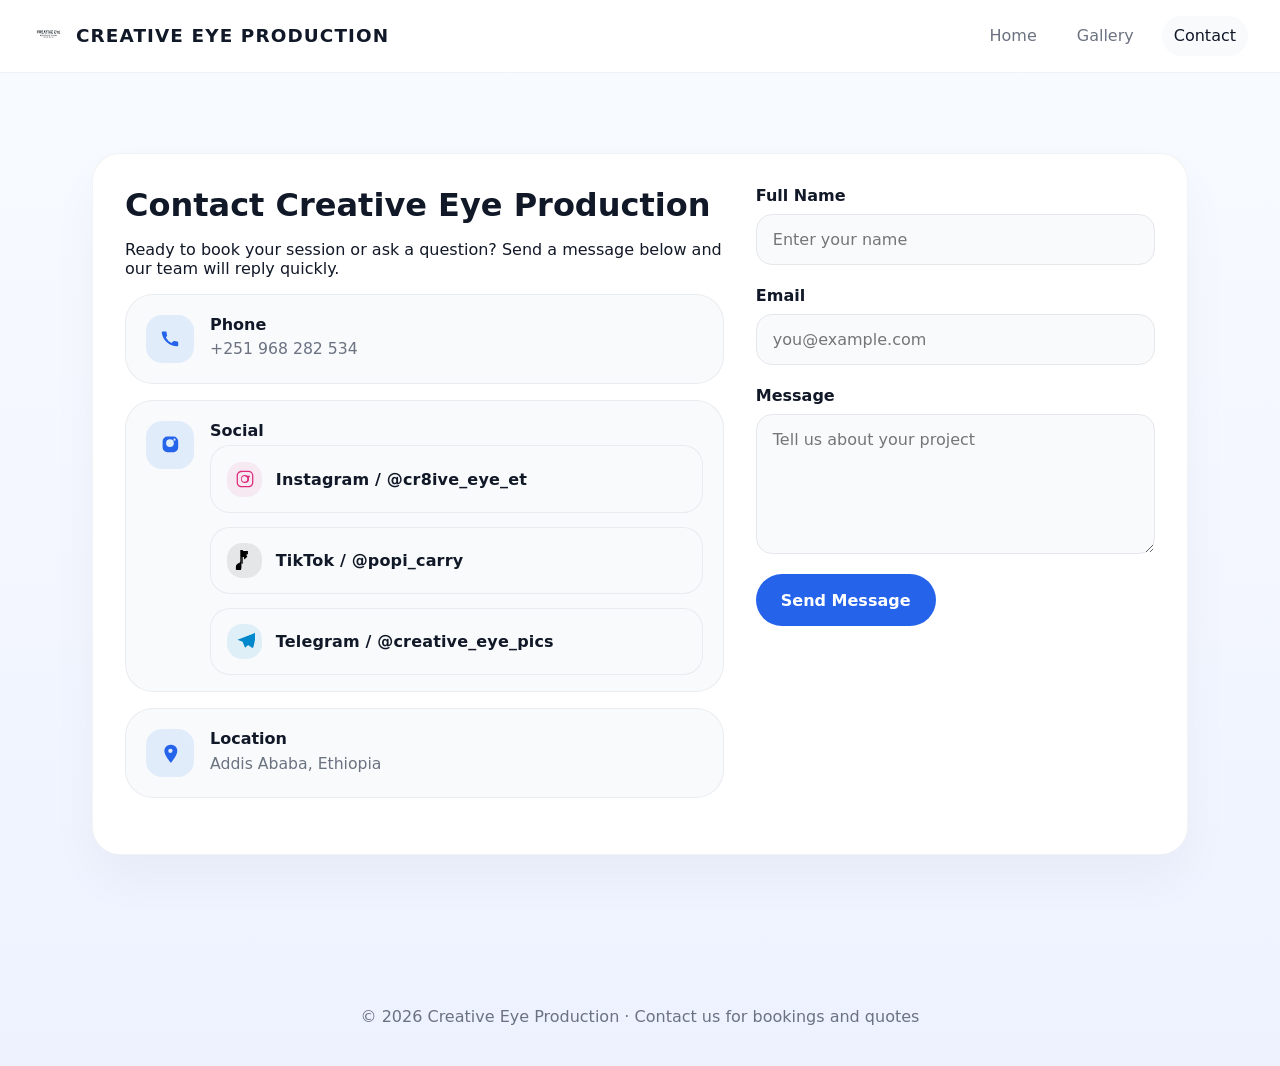
<file: Contact.html>
<!DOCTYPE html>
<html lang="en">
<head>
  <meta charset="UTF-8" />
  <meta name="viewport" content="width=device-width, initial-scale=1.0" />
  <title>Creative Eye Production | Contact</title>
  <link rel="stylesheet" href="styles.css" />
  <script defer src="scripts.js"></script>
</head>
<body>
  <header class="site-header">
    <div class="site-brand">
      <img class="brand-icon" src="photos/CR upgreaded.png" alt="CR upgraded logo" />
      Creative Eye Production
    </div>
    <nav class="site-nav">
      <a href="index.html">Home</a>
      <a href="gallery.html">Gallery</a>
      <a href="Contact.html">Contact</a>
    </nav>
  </header>

  <main class="page-content">
    <section class="contact-block">
      <div class="contact-details">
        <div>
          <h1 class="section-heading">Contact Creative Eye Production</h1>
          <p>
            Ready to book your session or ask a question? Send a message below and our team will reply quickly.
          </p>
          <ul class="contact-info">
            <li class="contact-item phone">
              <span class="contact-icon" aria-hidden="true">
                <svg viewBox="0 0 24 24" xmlns="http://www.w3.org/2000/svg"><path d="M6.62 10.79a15.053 15.053 0 0 0 6.59 6.59l2.2-2.2a1 1 0 0 1 1.01-.24 11.36 11.36 0 0 0 3.58.57 1 1 0 0 1 1 1v3.61a1 1 0 0 1-1 1A17.9 17.9 0 0 1 2 5.01a1 1 0 0 1 1-1h3.61a1 1 0 0 1 1 1 11.36 11.36 0 0 0 .57 3.58 1 1 0 0 1-.25 1.01l-2.31 2.19z"/></svg>
              </span>
              <div>
                <p class="contact-label">Phone</p>
                <a class="contact-detail" href="tel:+251968282534">+251 968 282 534</a>
              </div>
            </li>
            <li class="contact-item social">
              <span class="contact-icon" aria-hidden="true">
                <svg viewBox="0 0 24 24" xmlns="http://www.w3.org/2000/svg"><path d="M15.5 3h-7A5.5 5.5 0 0 0 3 8.5v7A5.5 5.5 0 0 0 8.5 21h7a5.5 5.5 0 0 0 5.5-5.5v-7A5.5 5.5 0 0 0 15.5 3zm-4 3a4.5 4.5 0 1 1 0 9 4.5 4.5 0 0 1 0-9zm5.25-.75a1.25 1.25 0 1 1 0 2.5 1.25 1.25 0 0 1 0-2.5z"/></svg>
              </span>
              <div>
                <p class="contact-label">Social</p>
                <ul class="social-list">
                  <li class="social-item instagram">
                    <span class="social-icon" aria-hidden="true">
                      <svg viewBox="0 0 24 24" xmlns="http://www.w3.org/2000/svg"><path d="M7.8 2h8.4C19.4 2 22 4.6 22 7.8v8.4c0 3.2-2.6 5.8-5.8 5.8H7.8C4.6 22 2 19.4 2 16.2V7.8C2 4.6 4.6 2 7.8 2zm10 1.5h-8.4C5.2 3.5 3.5 5.2 3.5 7.8v8.4c0 2.6 1.7 4.3 4.3 4.3h8.4c2.6 0 4.3-1.7 4.3-4.3V7.8c0-2.6-1.7-4.3-4.3-4.3zM12 7.1a4.9 4.9 0 1 1 0 9.8 4.9 4.9 0 0 1 0-9.8zm0 1.5a3.4 3.4 0 1 0 0 6.7 3.4 3.4 0 0 0 0-6.7zm4.8-.8a1.1 1.1 0 1 1 0 2.2 1.1 1.1 0 0 1 0-2.2z"/></svg>
                    </span>
                    <a class="social-link" href="https://www.instagram.com/cr8ive_eye_et" target="_blank" rel="noopener noreferrer">Instagram / @cr8ive_eye_et</a>
                  </li>
                  <li class="social-item tiktok">
                    <span class="social-icon" aria-hidden="true">
                      <svg viewBox="0 0 24 24" xmlns="http://www.w3.org/2000/svg">
                        <path fill="currentColor" d="M9.25 1.3v15.567a4.963 4.963 0 0 0-3.415-1.373A4.88 4.88 0 0 0 1 20.514C1 22.66 2.44 24 4.25 24S7.5 22.66 7.5 20.514V8.4h3.25v2.85A6.8 6.8 0 0 0 14.95 7.3 6.447 6.447 0 0 0 14 7.33V1.3h-4.75z"/>
                        <path fill="currentColor" d="M15.02 5.128a5.628 5.628 0 0 1-5.76-5.82v.26H6.36v14.55A4.95 4.95 0 0 0 4.25 18.5C2.44 18.5 1 19.94 1 22.06S2.44 25.5 4.25 25.5 7.5 24.06 7.5 22.06V8.4h3.25V1.3h4.75v3.828z"/>
                      </svg>
                    </span>
                    <a class="social-link" href="https://www.tiktok.com/@popi_carry?_r=1" target="_blank" rel="noopener noreferrer">TikTok / @popi_carry</a>
                  </li>
                  <li class="social-item telegram">
                    <span class="social-icon" aria-hidden="true">
                      <svg viewBox="0 0 24 24" xmlns="http://www.w3.org/2000/svg"><path d="M21 3.5 3 10.5l6.1 2.4 2.9 6.9c0 .1.1.2.2.2.1 0 .2 0 .3-.1l3.2-3.1 4.6 3.3c.8.4 1.8-.2 1.9-1.1l3.5-16.7c.1-.7-.4-1.3-1-.4z"/></svg>
                    </span>
                    <a class="social-link" href="https://t.me/creative_eye_pics" target="_blank" rel="noopener noreferrer">Telegram / @creative_eye_pics</a>
                  </li>
                </ul>
              </div>
            </li>
            <li class="contact-item location">
              <span class="contact-icon" aria-hidden="true">
                <svg viewBox="0 0 24 24" xmlns="http://www.w3.org/2000/svg"><path d="M12 2a7 7 0 0 0-7 7c0 5.25 6.5 12.75 6.8 13.1a1 1 0 0 0 1.5 0c.3-.35 6.7-7.85 6.7-13.1a7 7 0 0 0-7-7zm0 9.5a2.5 2.5 0 1 1 0-5 2.5 2.5 0 0 1 0 5z"/></svg>
              </span>
              <div>
                <p class="contact-label">Location</p>
                <span class="contact-detail">Addis Ababa, Ethiopia</span>
              </div>
            </li>
          </ul>
        </div>

        <form id="contact-form" novalidate>
          <div class="form-field">
            <label for="fullname">Full Name</label>
            <input id="fullname" name="fullname" type="text" placeholder="Enter your name" />
          </div>
          <div class="form-field">
            <label for="email">Email</label>
            <input id="email" name="email" type="email" placeholder="you@example.com" />
          </div>
          <div class="form-field">
            <label for="comment">Message</label>
            <textarea id="comment" name="comment" placeholder="Tell us about your project"></textarea>
          </div>
          <input class="btn primary" type="submit" value="Send Message" />
          <p class="form-status" id="formStatus"></p>
        </form>
      </div>
    </section>
  </main>

  <footer class="site-footer">
    © 2026 Creative Eye Production · Contact us for bookings and quotes
  </footer>
</body>
</html>
</file>
<file: styles.css>
:root {
  --bg: #f4f6fb;
  --surface: #ffffff;
  --surface-soft: #f8fafc;
  --text: #111827;
  --muted: #6b7280;
  --primary: #2563eb;
  --primary-soft: #dbeafe;
  --accent: #f97316;
  --border: #e5e7eb;
  --shadow: 0 18px 60px rgba(15, 23, 42, 0.08);
}

* {
  box-sizing: border-box;
}

html {
  scroll-behavior: smooth;
}

body {
  margin: 0;
  min-height: 100vh;
  font-family: Inter, system-ui, -apple-system, BlinkMacSystemFont, "Segoe UI", sans-serif;
  color: var(--text);
  background: linear-gradient(180deg, #f8fbff 0%, #eef2ff 100%);
}

img {
  max-width: 100%;
  display: block;
}

a {
  color: inherit;
}

button,
input,
textarea {
  font: inherit;
}

.site-header {
  position: sticky;
  top: 0;
  z-index: 20;
  display: flex;
  align-items: center;
  justify-content: space-between;
  gap: 1rem;
  padding: 1rem 2rem;
  background: rgba(255, 255, 255, 0.95);
  border-bottom: 1px solid rgba(15, 23, 42, 0.06);
  backdrop-filter: blur(14px);
}

.site-brand {
  display: inline-flex;
  align-items: center;
  gap: 0.75rem;
  font-size: 1.15rem;
  font-weight: 700;
  letter-spacing: 0.06em;
  text-transform: uppercase;
}

.brand-icon {
  width: 2rem;
  height: 2rem;
  object-fit: contain;
  border-radius: 0.6rem;
}

.site-nav {
  display: flex;
  align-items: center;
  gap: 1rem;
}

.site-nav a {
  padding: 0.65rem 0.75rem;
  border-radius: 999px;
  text-decoration: none;
  color: var(--muted);
  transition: all 0.2s ease;
}

.site-nav a:hover,
.site-nav a.active {
  color: var(--text);
  background: var(--surface-soft);
}

.page-content {
  max-width: 1160px;
  margin: 0 auto;
  padding: 2rem;
}

.hero {
  display: grid;
  grid-template-columns: 1.2fr 1fr;
  gap: 2rem;
  align-items: center;
  padding: 2.5rem 0;
}

.hero-copy {
  max-width: 620px;
}

.eyebrow {
  display: inline-flex;
  margin-bottom: 1rem;
  color: var(--primary);
  font-weight: 700;
  letter-spacing: 0.16em;
  text-transform: uppercase;
  font-size: 0.8rem;
}

.hero-title {
  margin: 0;
  font-size: clamp(2.5rem, 4vw, 4rem);
  line-height: 1.05;
}

.hero-copy p {
  margin: 1.5rem 0;
  max-width: 44rem;
  line-height: 1.75;
  color: var(--muted);
}

.hero-actions {
  display: flex;
  gap: 1rem;
  flex-wrap: wrap;
}

.btn {
  display: inline-flex;
  align-items: center;
  justify-content: center;
  gap: 0.5rem;
  padding: 0.95rem 1.5rem;
  border-radius: 999px;
  border: 1px solid transparent;
  text-decoration: none;
  font-weight: 600;
  transition: transform 0.2s ease, background-color 0.2s ease, box-shadow 0.2s ease;
}

.btn:hover {
  transform: translateY(-1px);
}

.btn.primary {
  background: var(--primary);
  color: white;
}

.btn.secondary {
  background: transparent;
  color: var(--text);
  border-color: var(--border);
}

.hero-media {
  border-radius: 2rem;
  overflow: hidden;
  background: linear-gradient(180deg, rgb(255 255 255 / 0.92), rgb(241 245 255 / 0.95));
  box-shadow: var(--shadow);
}

.hero-media img {
  width: 100%;
  height: auto;
  display: block;
}

.section-heading {
  margin: 0 0 1rem;
  font-size: clamp(1.75rem, 2.5vw, 2.75rem);
}

.cards {
  display: grid;
  grid-template-columns: repeat(3, minmax(0, 1fr));
  gap: 1.5rem;
}

.card {
  background: var(--surface);
  padding: 1.75rem;
  border-radius: 1.5rem;
  border: 1px solid rgba(15, 23, 42, 0.05);
  box-shadow: 0 20px 40px rgba(15, 23, 42, 0.06);
}

.card h3 {
  margin-top: 0;
}

.card p {
  margin: 1rem 0 0;
  color: var(--muted);
  line-height: 1.7;
}

.about-block,
.contact-block,
.gallery-block,
.portfolio-block {
  margin: 3rem 0;
  padding: 2rem;
  background: var(--surface);
  border-radius: 1.75rem;
  border: 1px solid rgba(15, 23, 42, 0.05);
  box-shadow: 0 24px 48px rgba(15, 23, 42, 0.04);
}

.gallery-grid,
.portfolio-grid {
  display: grid;
  grid-template-columns: repeat(3, minmax(0, 1fr));
  gap: 1rem;
}

.gallery-grid img,
.portfolio-grid img {
  width: 100%;
  height: 100%;
  object-fit: cover;
  border-radius: 1.25rem;
  transition: transform 0.25s ease, box-shadow 0.25s ease;
  cursor: pointer;
}

.gallery-grid img:hover,
.portfolio-grid img:hover {
  transform: translateY(-6px);
  box-shadow: 0 24px 50px rgba(15, 23, 42, 0.18);
}

.contact-details {
  display: grid;
  grid-template-columns: 1.2fr 0.8fr;
  gap: 2rem;
}

.contact-details h2 {
  margin-top: 0;
}

.contact-info {
  list-style: none;
  padding: 0;
  margin: 0 0 1.5rem;
  display: grid;
  gap: 1rem;
}

.contact-item {
  display: grid;
  grid-template-columns: auto 1fr;
  gap: 1rem;
  align-items: start;
  padding: 1.25rem;
  border-radius: 1.75rem;
  background: var(--surface-soft);
  border: 1px solid rgba(15, 23, 42, 0.06);
}

.contact-icon {
  display: inline-flex;
  align-items: center;
  justify-content: center;
  width: 3rem;
  height: 3rem;
  border-radius: 1rem;
  background: rgba(59, 130, 246, 0.12);
  color: var(--primary);
}

.contact-icon svg {
  width: 1.3rem;
  height: 1.3rem;
  fill: currentColor;
}

.contact-label {
  margin: 0 0 0.35rem;
  font-weight: 700;
  color: var(--text);
}

.contact-detail {
  display: inline-block;
  color: var(--muted);
  text-decoration: none;
  font-size: 0.98rem;
}

.contact-detail:hover {
  color: var(--text);
}

.contact-item.social {
  padding-bottom: 1rem;
}

.contact-item.social .social-list {
  margin: 0;
}

.social-list {
  list-style: none;
  padding: 0;
  margin: 0;
  display: grid;
  gap: 0.85rem;
}

.social-item {
  display: flex;
  align-items: center;
  gap: 0.85rem;
  padding: 0.95rem 1rem;
  border-radius: 1.25rem;
  background: var(--surface-soft);
  border: 1px solid rgba(15, 23, 42, 0.06);
}

.social-icon {
  display: inline-flex;
  align-items: center;
  justify-content: center;
  width: 2.2rem;
  height: 2.2rem;
  border-radius: 0.95rem;
  background: rgba(14, 165, 233, 0.08);
  color: var(--text);
}

.social-icon svg {
  width: 1.25rem;
  height: 1.25rem;
  fill: currentColor;
}

.social-item.instagram .social-icon {
  color: #DD2A7B;
  background: rgba(221, 42, 123, 0.08);
}

.social-item.tiktok .social-icon {
  color: #000;
  background: rgba(0, 0, 0, 0.08);
}

.social-item.telegram .social-icon {
  color: #0088cc;
  background: rgba(0, 136, 204, 0.1);
}

.social-link {
  color: var(--text);
  font-weight: 600;
  text-decoration: none;
  font-family: Inter, system-ui, -apple-system, BlinkMacSystemFont, "Segoe UI", sans-serif;
  font-size: 1rem;
  letter-spacing: 0.01em;
}

.social-link:hover {
  color: var(--primary);
}

.form-field {
  display: grid;
  gap: 0.55rem;
  margin-bottom: 1.3rem;
}

.form-field label {
  font-weight: 600;
}

.form-field input,
.form-field textarea {
  width: 100%;
  min-height: 3rem;
  padding: 0.95rem 1rem;
  border: 1px solid var(--border);
  border-radius: 1rem;
  background: var(--surface-soft);
  color: var(--text);
  outline: none;
}

.form-field textarea {
  min-height: 140px;
  resize: vertical;
}

.form-status {
  margin-top: 0.5rem;
  font-size: 0.95rem;
  color: #16a34a;
}

.form-error {
  color: #dc2626;
}

.site-footer {
  margin: 3rem 0 1rem;
  padding: 1.5rem 0;
  text-align: center;
  color: var(--muted);
}

@media (max-width: 980px) {
  .hero,
  .contact-details,
  .cards,
  .gallery-grid,
  .portfolio-grid {
    grid-template-columns: 1fr;
  }

  .site-header {
    flex-wrap: wrap;
    justify-content: center;
  }

  .hero {
    padding-top: 1.5rem;
  }
}

@media (max-width: 640px) {
  .site-header {
    padding: 1rem;
  }

  .site-nav {
    width: 100%;
    justify-content: center;
    flex-wrap: wrap;
  }

  .hero-copy p,
  .card p,
  .about-block p {
    font-size: 0.98rem;
  }
}
</file>
